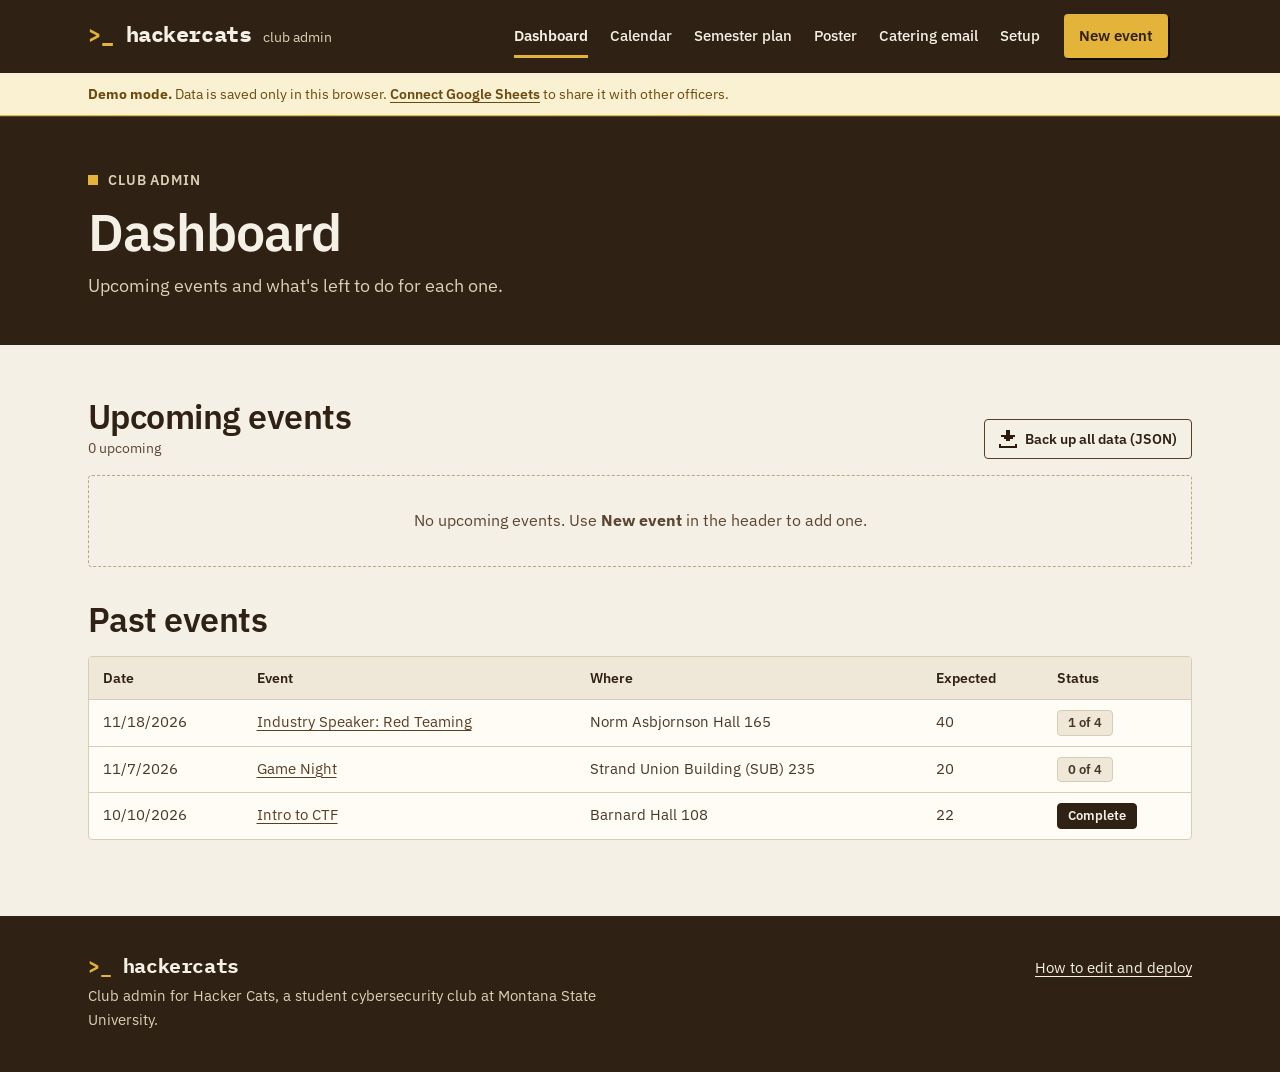
<file: index.html>
<!doctype html>
<html lang="en">
<head>
  <meta charset="utf-8">
  <meta name="viewport" content="width=device-width, initial-scale=1">
  <title>Dashboard · hackercats club admin</title>
  <link rel="icon" href="assets/icons/cat.svg">
  <link rel="stylesheet" href="css/app.css">
</head>
<body>
  <main id="main" tabindex="-1">
    <div class="page-head">
      <div class="wrap">
        <p class="eyebrow">Club admin</p>
        <h1>Dashboard</h1>
        <p class="lede">Upcoming events and what's left to do for each one.</p>
      </div>
    </div>
    <div class="wrap page" id="content"><p class="muted">Loading…</p></div>
  </main>

  <script src="config.js"></script>
  <script src="js/demo-seed.js"></script>
  <script src="js/icon-grids.js"></script>
  <script src="js/store.js"></script>
  <script src="js/common.js"></script>
  <script src="js/calendar.js"></script>
  <script src="js/dashboard.js"></script>
</body>
</html>
</file>
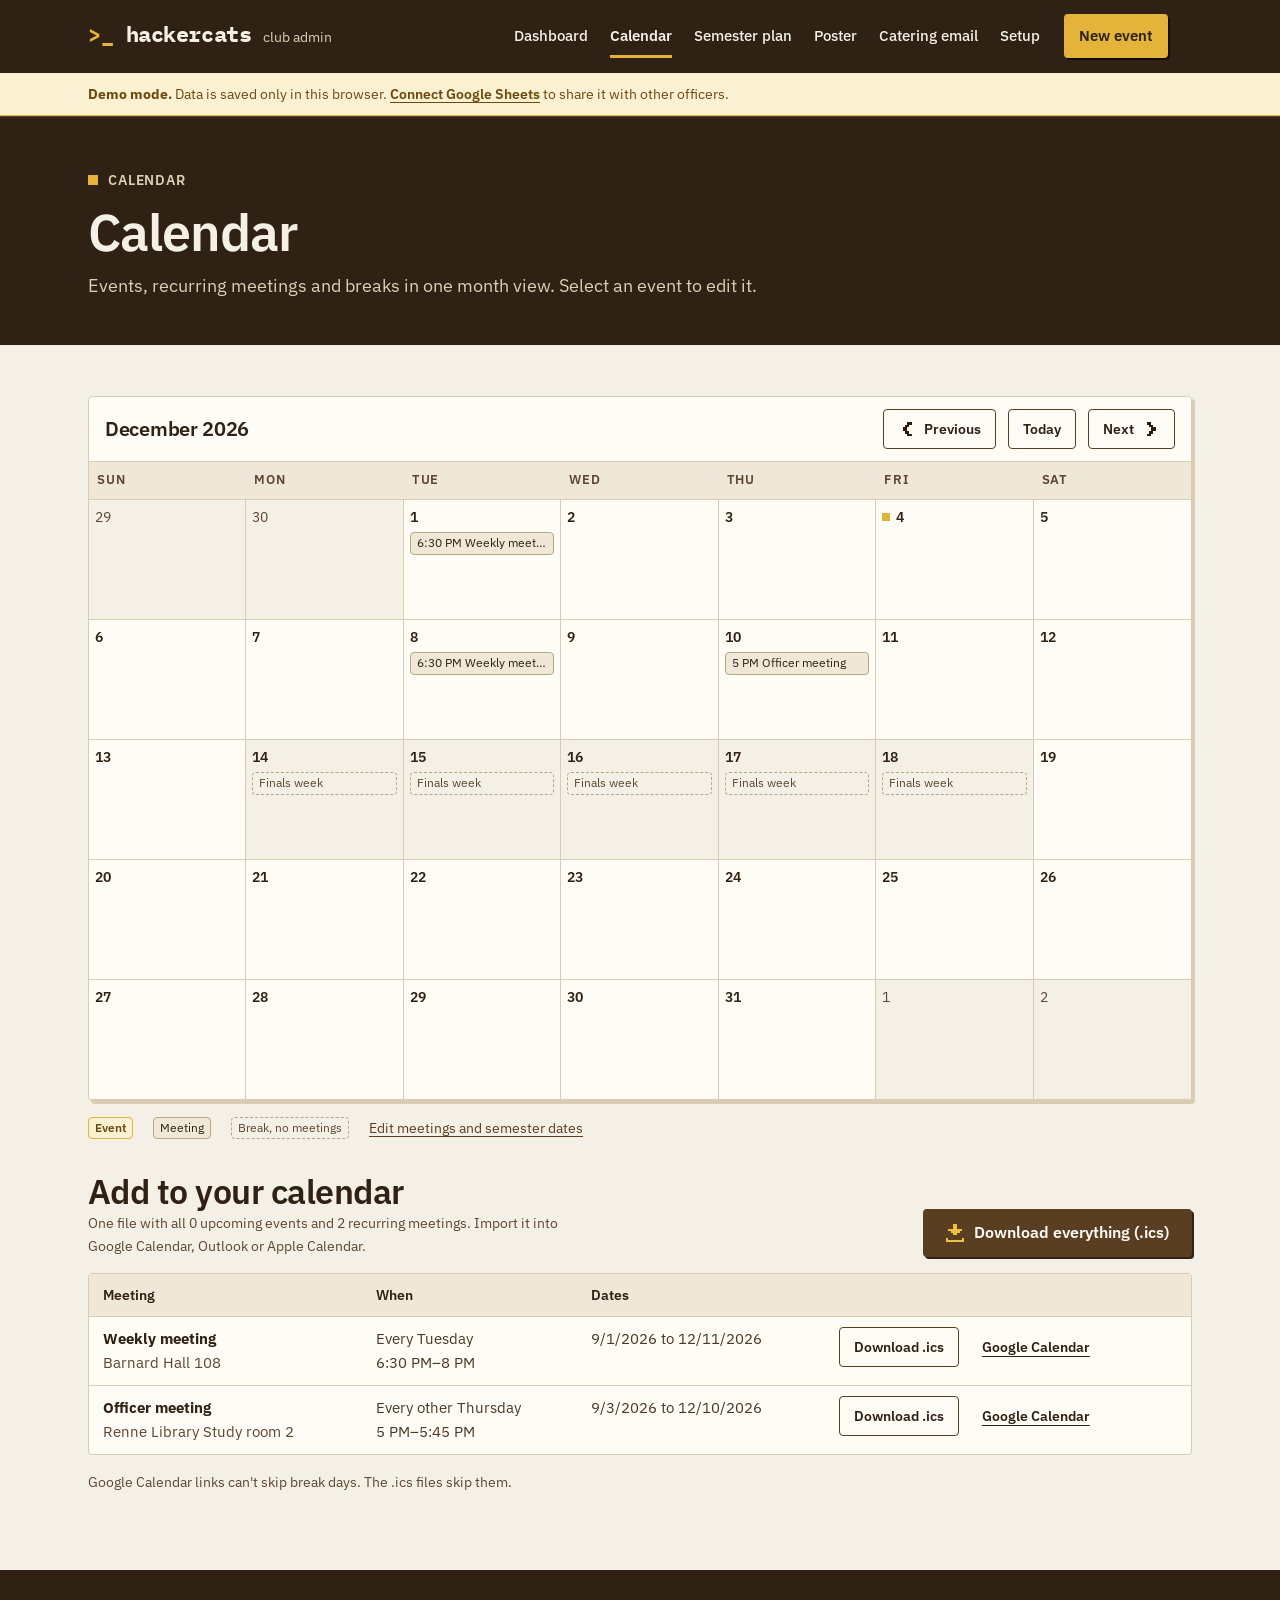
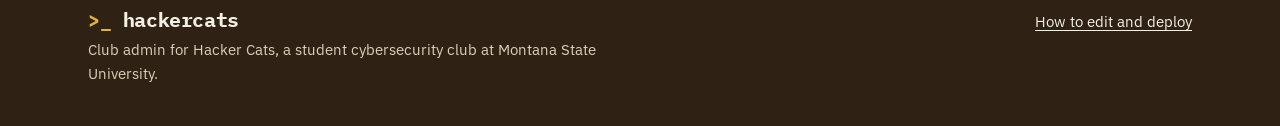
<file: calendar.html>
<!doctype html>
<html lang="en">
<head>
  <meta charset="utf-8">
  <meta name="viewport" content="width=device-width, initial-scale=1">
  <title>Calendar · hackercats club admin</title>
  <link rel="icon" href="assets/icons/cat.svg">
  <link rel="stylesheet" href="css/app.css">
</head>
<body>
  <main id="main" tabindex="-1">
    <div class="page-head">
      <div class="wrap">
        <p class="eyebrow">Calendar</p>
        <h1>Calendar</h1>
        <p class="lede">Events, recurring meetings and breaks in one month view. Select an event to edit it.</p>
      </div>
    </div>
    <div class="wrap page" id="content"><p class="muted">Loading…</p></div>
  </main>

  <script src="config.js"></script>
  <script src="js/demo-seed.js"></script>
  <script src="js/icon-grids.js"></script>
  <script src="js/store.js"></script>
  <script src="js/common.js"></script>
  <script src="js/calendar.js"></script>
  <script src="js/calendar-page.js"></script>
</body>
</html>
</file>
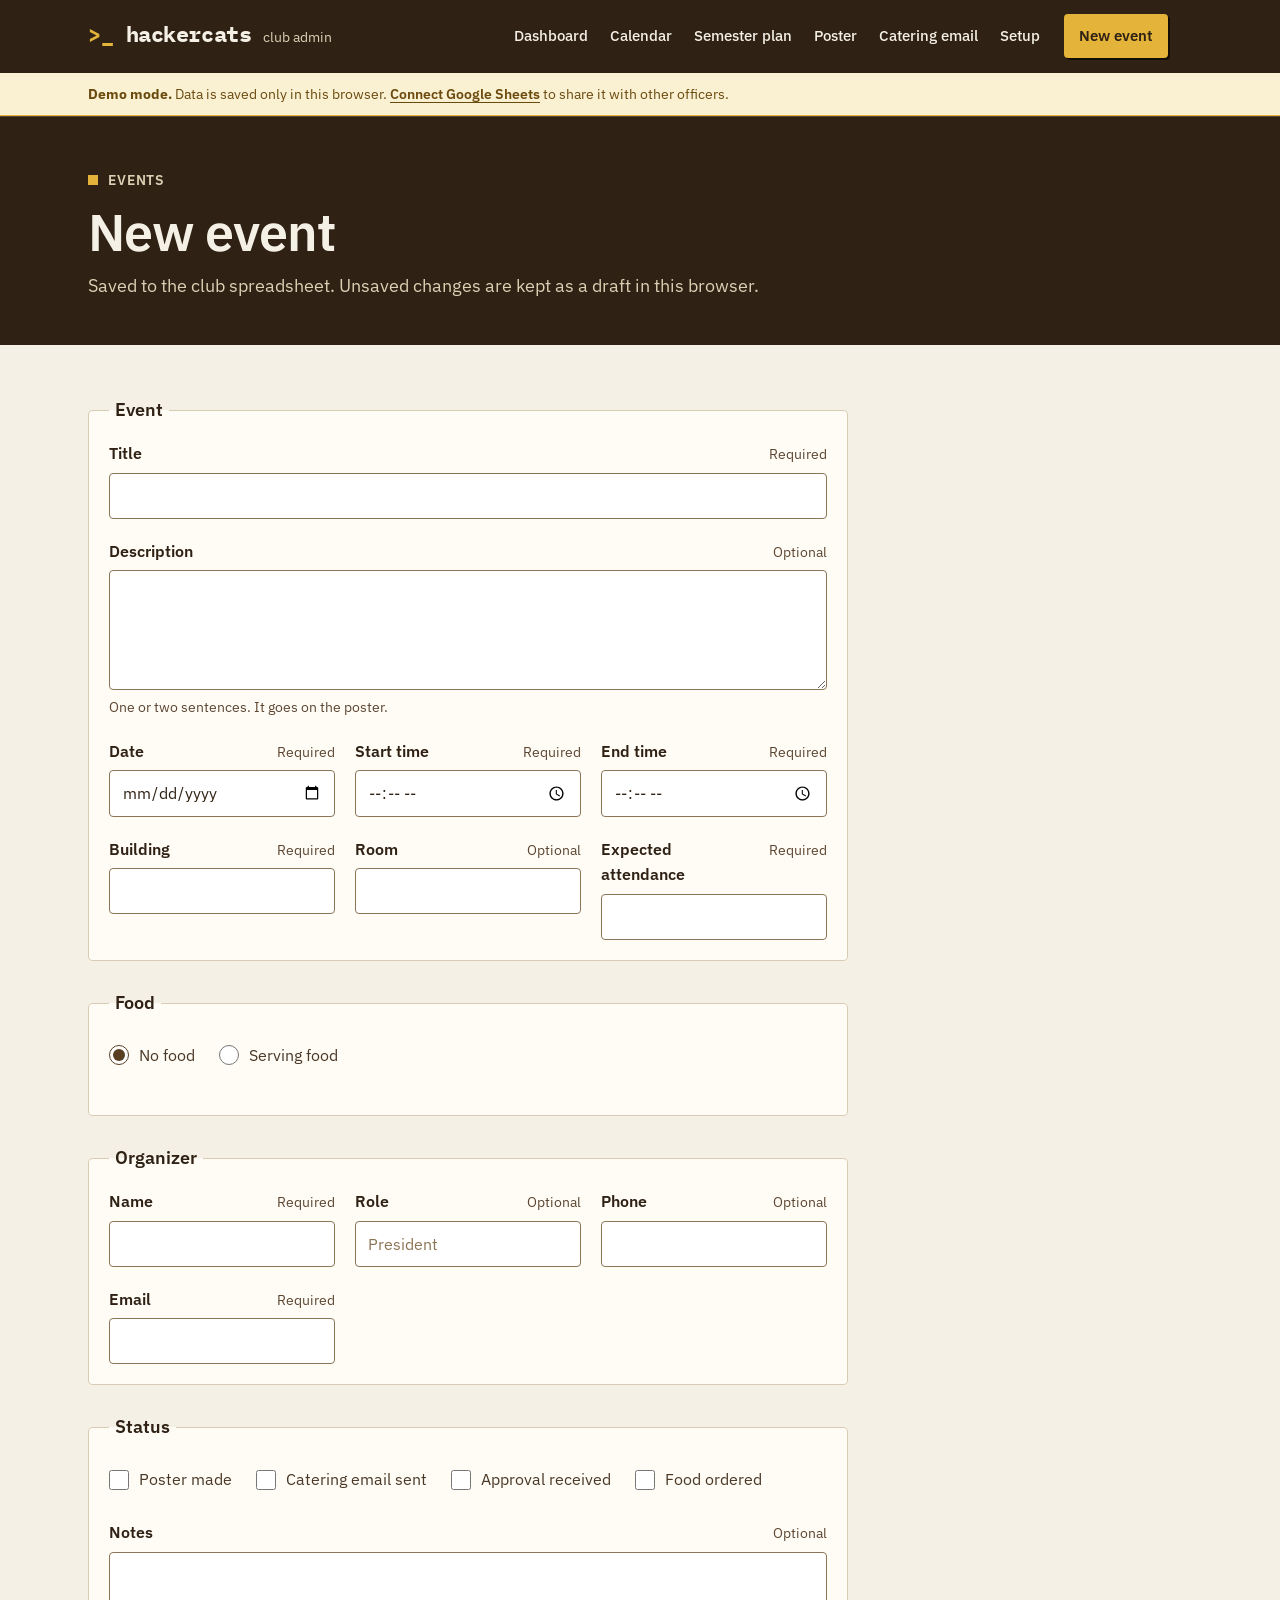
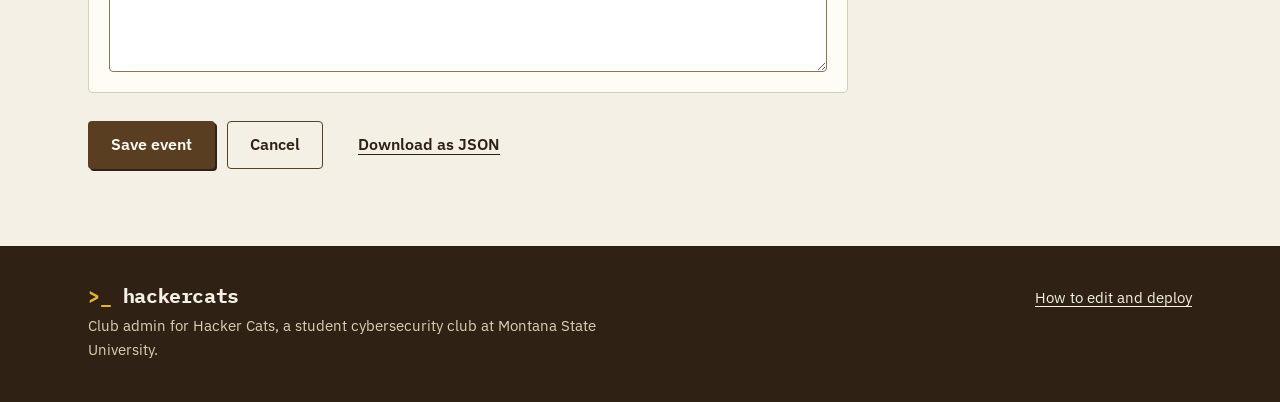
<file: event.html>
<!doctype html>
<html lang="en">
<head>
  <meta charset="utf-8">
  <meta name="viewport" content="width=device-width, initial-scale=1">
  <title>Event · hackercats club admin</title>
  <link rel="icon" href="assets/icons/cat.svg">
  <link rel="stylesheet" href="css/app.css">
</head>
<body>
  <main id="main" tabindex="-1">
    <div class="page-head">
      <div class="wrap">
        <p class="eyebrow">Events</p>
        <h1 id="page-title">New event</h1>
        <p class="lede">Saved to the club spreadsheet. Unsaved changes are kept as a draft in this browser.</p>
      </div>
    </div>
    <div class="wrap page" id="content"><p class="muted">Loading…</p></div>
  </main>

  <template id="form-template">
    <div id="draft-note"></div>
    <form id="event-form" class="form" novalidate>
      <div id="error-summary"></div>
      <fieldset>
        <legend>Event</legend>
        <div class="form-grid">
          <div class="field span-all">
            <div class="field__top"><label for="f-title">Title</label><span class="field__hint">Required</span></div>
            <input id="f-title" name="title" type="text" aria-describedby="f-title-note" required>
            <p class="field__note" id="f-title-note" hidden></p>
          </div>
          <div class="field span-all">
            <div class="field__top"><label for="f-description">Description</label><span class="field__hint">Optional</span></div>
            <textarea id="f-description" name="description" rows="3" aria-describedby="f-description-note"></textarea>
            <p class="field__note" id="f-description-note">One or two sentences. It goes on the poster.</p>
          </div>
          <div class="field">
            <div class="field__top"><label for="f-date">Date</label><span class="field__hint">Required</span></div>
            <input id="f-date" name="date" type="date" aria-describedby="f-date-note" required>
            <p class="field__note" id="f-date-note" hidden></p>
          </div>
          <div class="field">
            <div class="field__top"><label for="f-startTime">Start time</label><span class="field__hint">Required</span></div>
            <input id="f-startTime" name="startTime" type="time" aria-describedby="f-startTime-note" required>
            <p class="field__note" id="f-startTime-note" hidden></p>
          </div>
          <div class="field">
            <div class="field__top"><label for="f-endTime">End time</label><span class="field__hint">Required</span></div>
            <input id="f-endTime" name="endTime" type="time" aria-describedby="f-endTime-note" required>
            <p class="field__note" id="f-endTime-note" hidden></p>
          </div>
          <div class="field">
            <div class="field__top"><label for="f-building">Building</label><span class="field__hint">Required</span></div>
            <input id="f-building" name="building" type="text" aria-describedby="f-building-note" list="buildings" required>
            <p class="field__note" id="f-building-note" hidden></p>
          </div>
          <div class="field">
            <div class="field__top"><label for="f-room">Room</label><span class="field__hint">Optional</span></div>
            <input id="f-room" name="room" type="text" aria-describedby="f-room-note">
            <p class="field__note" id="f-room-note" hidden></p>
          </div>
          <div class="field">
            <div class="field__top"><label for="f-attendance">Expected attendance</label><span class="field__hint">Required</span></div>
            <input id="f-attendance" name="attendance" type="number" aria-describedby="f-attendance-note" min="1" inputmode="numeric" required>
            <p class="field__note" id="f-attendance-note" hidden></p>
          </div>
        </div>
        <datalist id="buildings"></datalist>
      </fieldset>

      <fieldset>
        <legend>Food</legend>
        <div class="choices" role="radiogroup" aria-label="Food">
          <label class="check"><input type="radio" name="hasFood" value="no" checked> No food</label>
          <label class="check"><input type="radio" name="hasFood" value="yes"> Serving food</label>
        </div>
        <div id="vendor-field">
          <div class="field">
            <div class="field__top"><label for="f-vendor">Vendor</label><span class="field__hint">Required</span></div>
            <input id="f-vendor" name="vendor" type="text" aria-describedby="f-vendor-note" placeholder="Pizza Campania, Firehouse Subs…">
            <p class="field__note" id="f-vendor-note" hidden></p>
          </div>
        </div>
        <div id="rules" class="stack" style="gap: 12px"></div>
      </fieldset>

      <fieldset>
        <legend>Organizer</legend>
        <div class="form-grid">
          <div class="field">
            <div class="field__top"><label for="f-organizerName">Name</label><span class="field__hint">Required</span></div>
            <input id="f-organizerName" name="organizerName" type="text" aria-describedby="f-organizerName-note" autocomplete="name" required>
            <p class="field__note" id="f-organizerName-note" hidden></p>
          </div>
          <div class="field">
            <div class="field__top"><label for="f-organizerRole">Role</label><span class="field__hint">Optional</span></div>
            <input id="f-organizerRole" name="organizerRole" type="text" aria-describedby="f-organizerRole-note" placeholder="President">
            <p class="field__note" id="f-organizerRole-note" hidden></p>
          </div>
          <div class="field">
            <div class="field__top"><label for="f-organizerPhone">Phone</label><span class="field__hint">Optional</span></div>
            <input id="f-organizerPhone" name="organizerPhone" type="tel" aria-describedby="f-organizerPhone-note" autocomplete="tel">
            <p class="field__note" id="f-organizerPhone-note" hidden></p>
          </div>
          <div class="field">
            <div class="field__top"><label for="f-organizerEmail">Email</label><span class="field__hint">Required</span></div>
            <input id="f-organizerEmail" name="organizerEmail" type="email" aria-describedby="f-organizerEmail-note" autocomplete="email" required>
            <p class="field__note" id="f-organizerEmail-note" hidden></p>
          </div>
        </div>
      </fieldset>

      <fieldset>
        <legend>Status</legend>
        <div class="choices">
          <label class="check"><input type="checkbox" name="posterMade"> Poster made</label>
          <label class="check"><input type="checkbox" name="frorSent"> Catering email sent</label>
          <label class="check"><input type="checkbox" name="approvalReceived"> Approval received</label>
          <label class="check"><input type="checkbox" name="foodOrdered"> Food ordered</label>
        </div>
          <div class="field">
            <div class="field__top"><label for="f-notes">Notes</label><span class="field__hint">Optional</span></div>
            <textarea id="f-notes" name="notes" rows="2" aria-describedby="f-notes-note"></textarea>
            <p class="field__note" id="f-notes-note" hidden></p>
          </div>
      </fieldset>

      <div class="row">
        <button class="btn" type="submit">Save event</button>
        <a class="btn btn--secondary" href="index.html">Cancel</a>
        <button class="btn btn--ghost" type="button" id="download-json">Download as JSON</button>
        <button class="btn btn--danger hidden" type="button" id="delete" style="margin-left: auto">Delete event</button>
      </div>
    </form>
  </template>

  <script src="config.js"></script>
  <script src="js/demo-seed.js"></script>
  <script src="js/icon-grids.js"></script>
  <script src="js/store.js"></script>
  <script src="js/common.js"></script>
  <script src="js/calendar.js"></script>
  <script src="js/event-form.js"></script>
</body>
</html>
</file>
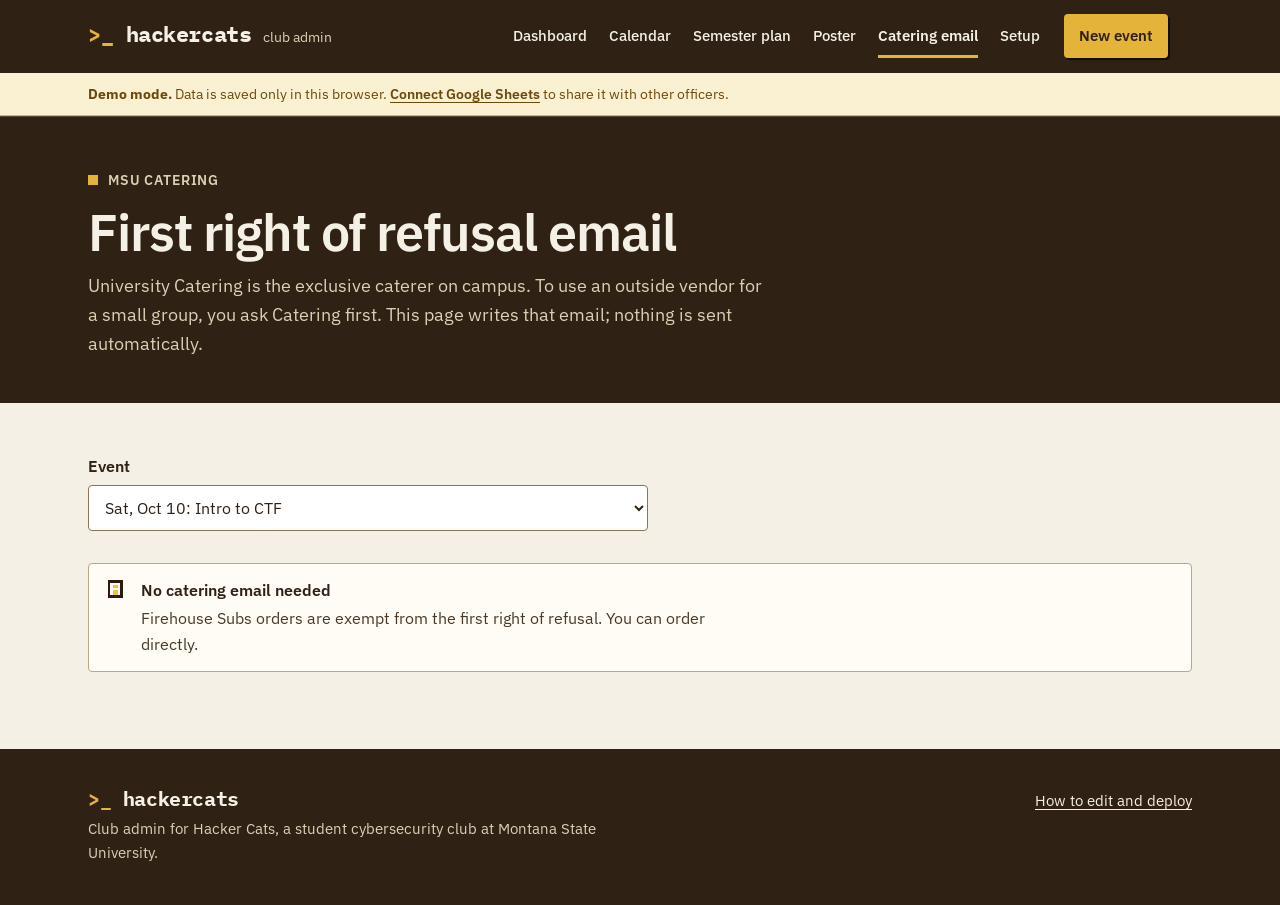
<file: fror.html>
<!doctype html>
<html lang="en">
<head>
  <meta charset="utf-8">
  <meta name="viewport" content="width=device-width, initial-scale=1">
  <title>Catering email · hackercats club admin</title>
  <link rel="icon" href="assets/icons/cat.svg">
  <link rel="stylesheet" href="css/app.css">
</head>
<body>
  <main id="main" tabindex="-1">
    <div class="page-head">
      <div class="wrap">
        <p class="eyebrow">MSU catering</p>
        <h1>First right of refusal email</h1>
        <p class="lede">University Catering is the exclusive caterer on campus. To use an outside vendor for a small group, you ask Catering first. This page writes that email; nothing is sent automatically.</p>
      </div>
    </div>
    <div class="wrap page" id="content"><p class="muted">Loading…</p></div>
  </main>

  <script src="config.js"></script>
  <script src="js/demo-seed.js"></script>
  <script src="js/icon-grids.js"></script>
  <script src="js/store.js"></script>
  <script src="js/common.js"></script>
  <script src="js/fror.js"></script>
</body>
</html>
</file>
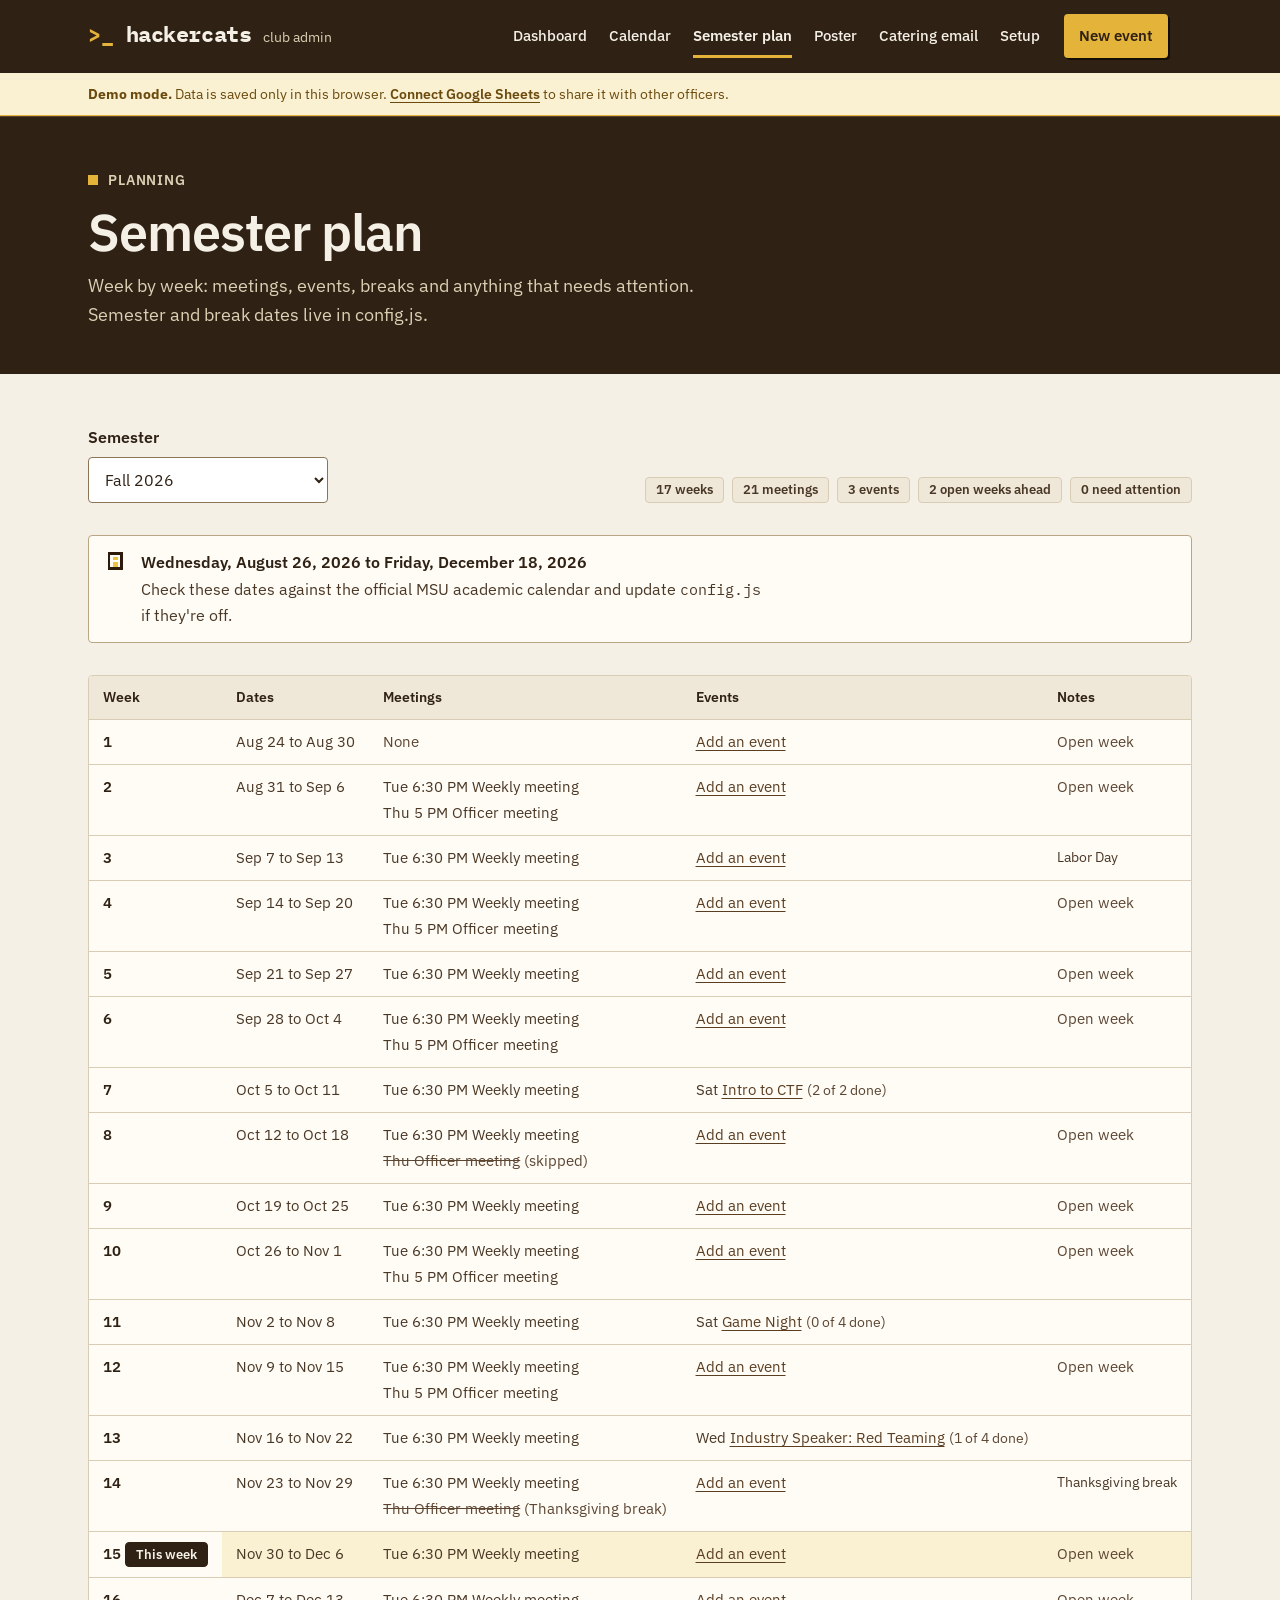
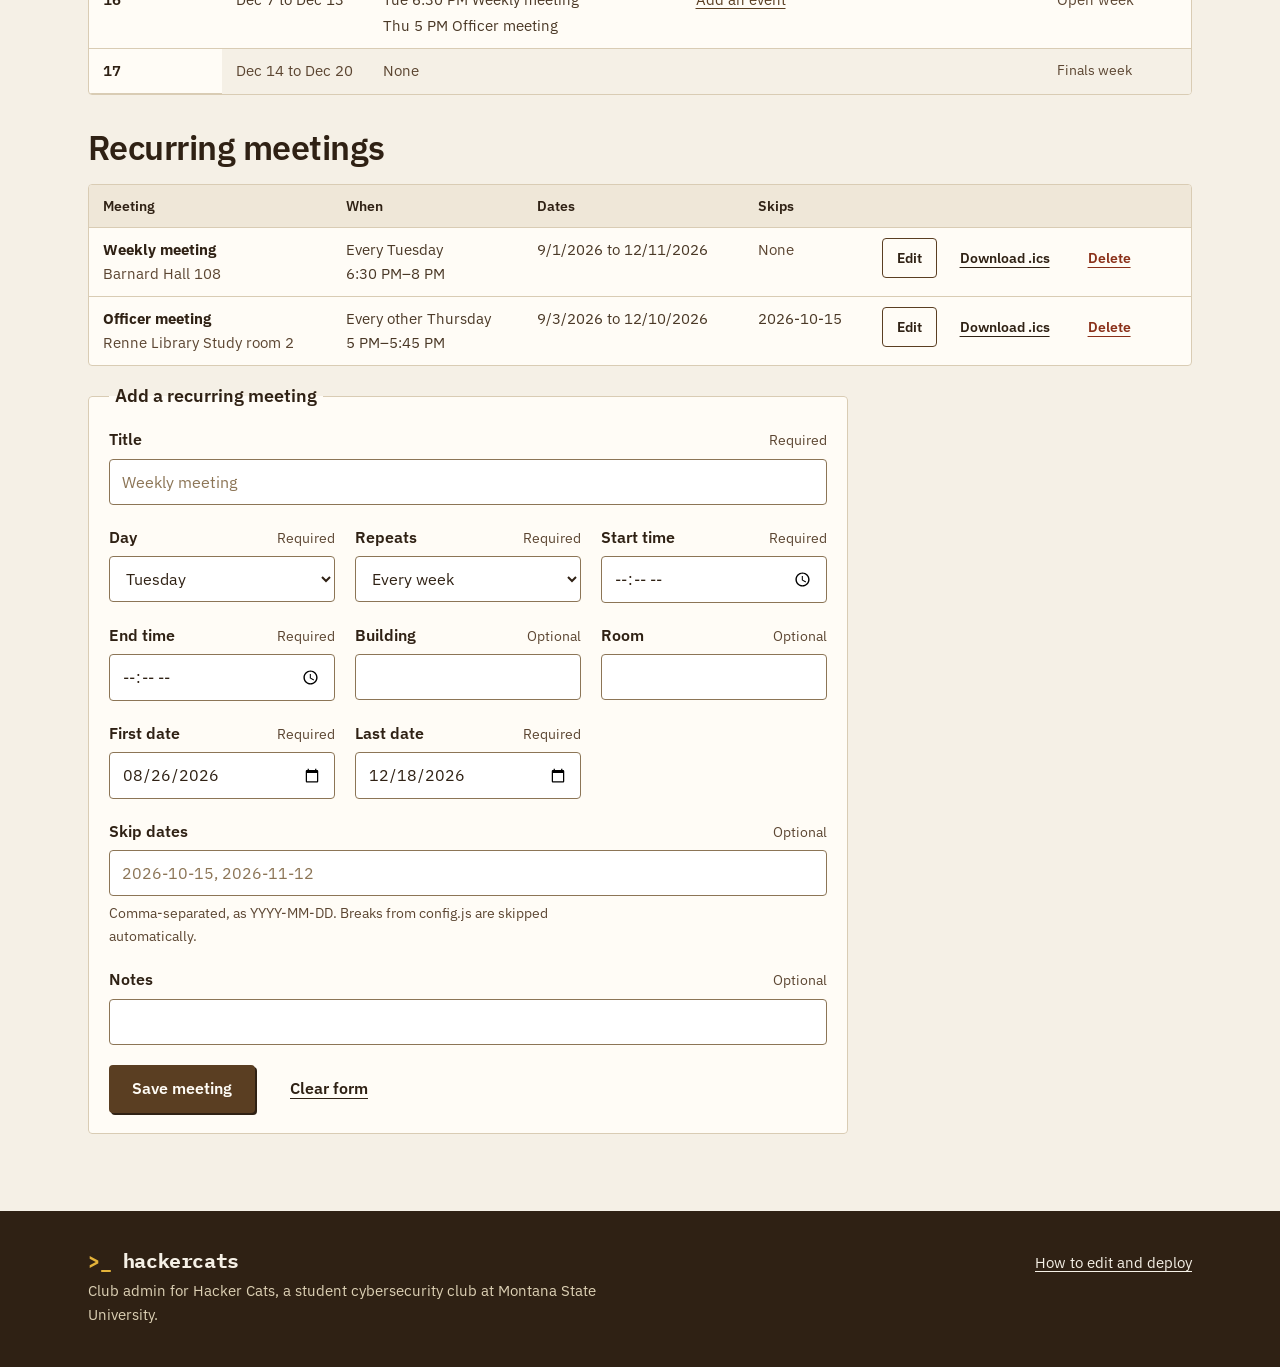
<file: plan.html>
<!doctype html>
<html lang="en">
<head>
  <meta charset="utf-8">
  <meta name="viewport" content="width=device-width, initial-scale=1">
  <title>Semester plan · hackercats club admin</title>
  <link rel="icon" href="assets/icons/cat.svg">
  <link rel="stylesheet" href="css/app.css">
</head>
<body>
  <main id="main" tabindex="-1">
    <div class="page-head">
      <div class="wrap">
        <p class="eyebrow">Planning</p>
        <h1>Semester plan</h1>
        <p class="lede">Week by week: meetings, events, breaks and anything that needs attention. Semester and break dates live in config.js.</p>
      </div>
    </div>
    <div class="wrap page" id="content"><p class="muted">Loading…</p></div>
  </main>

  <template id="meeting-form-template">
    <form id="meeting-form" class="stack" style="gap: 20px" novalidate>
      <div id="meeting-errors"></div>
      <input type="hidden" name="id">
      <div class="form-grid">
          <div class="field span-all">
            <div class="field__top"><label for="m-title">Title</label><span class="field__hint">Required</span></div>
            <input id="m-title" name="title" type="text" aria-describedby="m-title-note" placeholder="Weekly meeting">
            <p class="field__note" id="m-title-note" hidden></p>
          </div>
          <div class="field">
            <div class="field__top"><label for="m-weekday">Day</label><span class="field__hint">Required</span></div>
            <select id="m-weekday" name="weekday" aria-describedby="m-weekday-note"></select>
            <p class="field__note" id="m-weekday-note" hidden></p>
          </div>
          <div class="field">
            <div class="field__top"><label for="m-frequency">Repeats</label><span class="field__hint">Required</span></div>
            <select id="m-frequency" name="frequency" aria-describedby="m-frequency-note"><option value="weekly">Every week</option><option value="biweekly">Every other week</option></select>
            <p class="field__note" id="m-frequency-note" hidden></p>
          </div>
          <div class="field">
            <div class="field__top"><label for="m-startTime">Start time</label><span class="field__hint">Required</span></div>
            <input id="m-startTime" name="startTime" type="time" aria-describedby="m-startTime-note">
            <p class="field__note" id="m-startTime-note" hidden></p>
          </div>
          <div class="field">
            <div class="field__top"><label for="m-endTime">End time</label><span class="field__hint">Required</span></div>
            <input id="m-endTime" name="endTime" type="time" aria-describedby="m-endTime-note">
            <p class="field__note" id="m-endTime-note" hidden></p>
          </div>
          <div class="field">
            <div class="field__top"><label for="m-building">Building</label><span class="field__hint">Optional</span></div>
            <input id="m-building" name="building" type="text" aria-describedby="m-building-note" list="buildings">
            <p class="field__note" id="m-building-note" hidden></p>
          </div>
          <div class="field">
            <div class="field__top"><label for="m-room">Room</label><span class="field__hint">Optional</span></div>
            <input id="m-room" name="room" type="text" aria-describedby="m-room-note">
            <p class="field__note" id="m-room-note" hidden></p>
          </div>
          <div class="field">
            <div class="field__top"><label for="m-firstDate">First date</label><span class="field__hint">Required</span></div>
            <input id="m-firstDate" name="firstDate" type="date" aria-describedby="m-firstDate-note">
            <p class="field__note" id="m-firstDate-note" hidden></p>
          </div>
          <div class="field">
            <div class="field__top"><label for="m-lastDate">Last date</label><span class="field__hint">Required</span></div>
            <input id="m-lastDate" name="lastDate" type="date" aria-describedby="m-lastDate-note">
            <p class="field__note" id="m-lastDate-note" hidden></p>
          </div>
          <div class="field span-all">
            <div class="field__top"><label for="m-skipDates">Skip dates</label><span class="field__hint">Optional</span></div>
            <input id="m-skipDates" name="skipDates" type="text" aria-describedby="m-skipDates-note" placeholder="2026-10-15, 2026-11-12">
            <p class="field__note" id="m-skipDates-note">Comma-separated, as YYYY-MM-DD. Breaks from config.js are skipped automatically.</p>
          </div>
          <div class="field span-all">
            <div class="field__top"><label for="m-notes">Notes</label><span class="field__hint">Optional</span></div>
            <input id="m-notes" name="notes" type="text" aria-describedby="m-notes-note">
            <p class="field__note" id="m-notes-note" hidden></p>
          </div>
      </div>
      <datalist id="buildings"></datalist>
      <div class="row">
        <button class="btn" type="submit">Save meeting</button>
        <button class="btn btn--ghost" type="button" id="meeting-cancel">Clear form</button>
      </div>
    </form>
  </template>

  <script src="config.js"></script>
  <script src="js/demo-seed.js"></script>
  <script src="js/icon-grids.js"></script>
  <script src="js/store.js"></script>
  <script src="js/common.js"></script>
  <script src="js/calendar.js"></script>
  <script src="js/plan.js"></script>
</body>
</html>
</file>
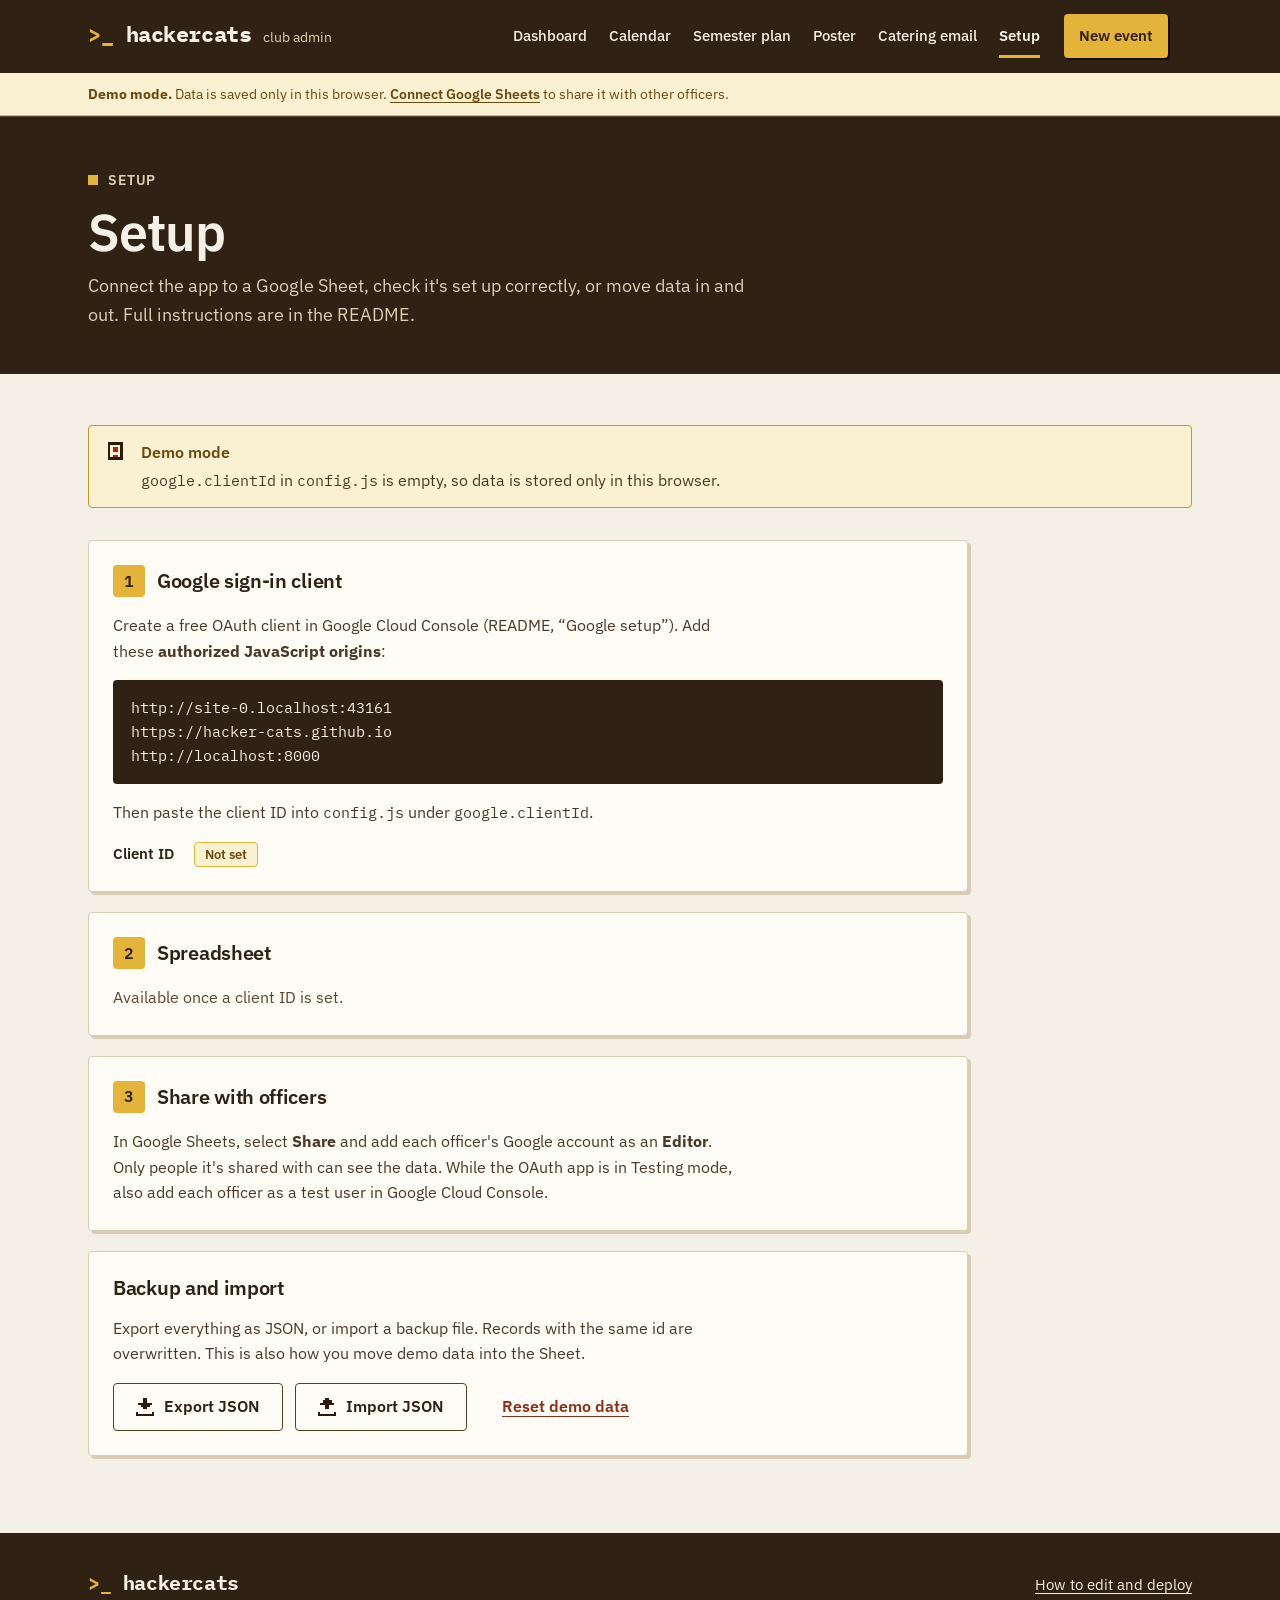
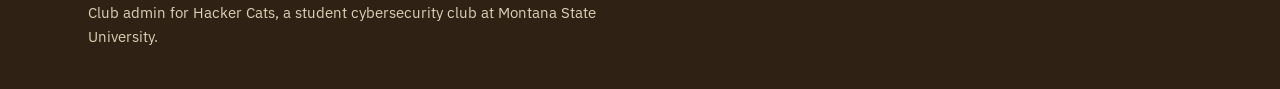
<file: setup.html>
<!doctype html>
<html lang="en">
<head>
  <meta charset="utf-8">
  <meta name="viewport" content="width=device-width, initial-scale=1">
  <title>Setup · hackercats club admin</title>
  <link rel="icon" href="assets/icons/cat.svg">
  <link rel="stylesheet" href="css/app.css">
</head>
<body>
  <main id="main" tabindex="-1">
    <div class="page-head">
      <div class="wrap">
        <p class="eyebrow">Setup</p>
        <h1>Setup</h1>
        <p class="lede">Connect the app to a Google Sheet, check it's set up correctly, or move data in and out. Full instructions are in the README.</p>
      </div>
    </div>
    <div class="wrap page" id="content"><p class="muted">Loading…</p></div>
  </main>

  <script src="config.js"></script>
  <script src="js/demo-seed.js"></script>
  <script src="js/icon-grids.js"></script>
  <script src="js/store.js"></script>
  <script src="js/common.js"></script>
  <script src="js/setup.js"></script>
</body>
</html>
</file>
<file: css/app.css>
/*
 * App styles: the Hacker Cats design kit's **Web** expression
 * (design-kit/readme.md → "WEB foundations", design-kit/COMPONENTS.md).
 * Style with --web-* tokens only (css/tokens/web.css); don't invent new colours.
 *
 * Quick rules:
 *   - Paper ground, ink header/footer. Brown = primary action.
 *   - Yellow = highlight only (markers, underlines, focus ring) — plus the one
 *     CTA button that sits on the ink header. Never yellow text on paper.
 *   - Green = something live right now. Not "done", not navigation.
 *   - 4px corners; hard offset shadows only on cards and primary buttons.
 *   - Hover darkens or adds a frame. One primary button per view.
 *
 * (Posters are print, so they use the Field Manual look in css/posters.css.)
 */
@import "./tokens/fonts.css";
@import "./tokens/colors.css";      /* Field Manual palette; used by pixel icons */
@import "./tokens/web.css";
@import "./tokens/base.css";

h1, h2, h3 { color: var(--web-ink); font-weight: 600; margin: 0; text-wrap: balance; }
h2 { font-size: var(--web-size-h2); line-height: 1.2; letter-spacing: -0.015em; }
h3 { font-size: var(--web-size-h3); line-height: 1.3; }
p { margin: 0; max-width: var(--web-measure); }
code, kbd, pre, .mono { font-family: var(--web-font-mono); font-size: 0.92em; }
.muted { color: var(--web-muted); }
.small { font-size: var(--web-size-small); }
.hidden { display: none !important; }
#draft-note:empty, #error-summary:empty, #meeting-errors:empty, #made-row:empty { display: none; }
.sr-only { position: absolute; width: 1px; height: 1px; overflow: hidden; clip: rect(0 0 0 0); white-space: nowrap; }

/* ---------- layout ---------- */
.wrap { max-width: var(--web-page-max); margin: 0 auto; padding-left: var(--web-pad-x); padding-right: var(--web-pad-x); }
.page { padding-top: clamp(32px, 4vw, 56px); padding-bottom: var(--web-section-y); display: flex; flex-direction: column; gap: 32px; }
.stack { display: flex; flex-direction: column; gap: 16px; }
.row { display: flex; flex-wrap: wrap; gap: 12px; align-items: center; }
.row--between { justify-content: space-between; }
.grid { display: grid; gap: 20px; grid-template-columns: repeat(auto-fit, minmax(min(100%, 340px), 1fr)); }
.section-head { display: flex; justify-content: space-between; align-items: flex-end; gap: 12px 16px; flex-wrap: wrap; }
.section-head p { font-size: var(--web-size-small); color: var(--web-muted); }

/* ---------- skip link ---------- */
.skip {
  position: absolute; left: -9999px; top: 12px; z-index: 20;
  background: var(--web-ink); color: var(--web-on-ink); padding: 10px 16px;
  border-radius: var(--web-radius); font-weight: 600; text-decoration: none;
}
.skip:focus { left: 12px; outline: 3px solid var(--web-yellow); color: var(--web-on-ink); }

/* ---------- header (ink chrome) ---------- */
.site-header { background: var(--web-ink); border-bottom: 1px solid var(--web-ink); }
.site-header__inner {
  display: flex; align-items: center; justify-content: space-between; gap: 12px 32px; flex-wrap: wrap;
  padding-top: 14px; padding-bottom: 14px;
}
.brand { display: inline-flex; align-items: baseline; gap: 12px; text-decoration: none; padding: 8px 0; border-radius: var(--web-radius); }
.wordmark { font-family: var(--web-font-mono); font-weight: 700; font-size: 22px; letter-spacing: -0.02em; line-height: 1; color: var(--web-on-ink); }
.wordmark .prompt { color: var(--web-yellow); }
.brand__sub { font-size: var(--web-size-small); color: var(--web-on-ink-muted); }
.site-nav { display: flex; align-items: center; gap: 8px 24px; flex-wrap: wrap; }
.site-nav ul { list-style: none; margin: 0; padding: 0; display: flex; flex-wrap: wrap; gap: 4px 22px; }
.site-nav a {
  display: inline-flex; align-items: center; min-height: var(--web-hit); padding: 10px 0 7px;
  border-bottom: 3px solid transparent; color: var(--web-on-ink); text-decoration: none; font-size: 15px; font-weight: 500;
}
.site-nav a:hover { border-bottom-color: var(--web-control); color: var(--web-on-ink); }
.site-nav a[aria-current="page"] { border-bottom-color: var(--web-yellow); font-weight: 600; }
/* The CTA in the nav is a button, not a nav link: undo the link styles above. */
.site-nav a.btn { color: var(--fg); padding: 0 14px; min-height: var(--web-hit); border: 1.5px solid var(--border); font-weight: 600; font-size: 15px; }
.site-nav a.btn:hover { color: var(--fg); border-color: var(--border); }
.site-header :focus-visible, .page-head :focus-visible, .site-footer :focus-visible, .on-ink :focus-visible { outline-color: var(--web-yellow); }
.auth { display: flex; gap: 10px; align-items: center; font-size: var(--web-size-small); color: var(--web-on-ink-muted); }

/* ---------- page header (ink band) ---------- */
.page-head { background: var(--web-ink); border-top: 1px solid var(--web-ink-rule); }
.page-head .wrap { padding-top: clamp(32px, 4vw, 56px); padding-bottom: clamp(28px, 3.5vw, 44px); display: flex; flex-direction: column; gap: 12px; }
.page-head h1 { font-size: var(--web-size-h1); line-height: 1.1; letter-spacing: -0.02em; color: var(--web-on-ink); }
.page-head .lede { font-size: var(--web-size-lead); color: var(--web-on-ink-muted); max-width: 62ch; }
.eyebrow {
  display: flex; align-items: center; gap: 10px; margin: 0;
  font-size: 14px; font-weight: 600; letter-spacing: 0.06em; text-transform: uppercase; color: var(--web-muted);
}
.eyebrow::before { content: ""; width: 10px; height: 10px; background: var(--web-yellow); flex: none; }
.page-head .eyebrow { color: var(--web-on-ink-muted); }

/* ---------- demo-mode band ---------- */
.notice-band { background: var(--web-yellow-tint); border-bottom: 1px solid var(--web-yellow); color: var(--web-yellow-text); font-size: var(--web-size-small); }
.notice-band .wrap { padding-top: 10px; padding-bottom: 10px; }
.notice-band a { color: var(--web-yellow-text); font-weight: 600; }

/* ---------- footer ---------- */
.site-footer { background: var(--web-ink); color: var(--web-on-ink); margin-top: auto; }
.site-footer .wrap { padding-top: 40px; padding-bottom: 40px; display: flex; justify-content: space-between; gap: 24px 48px; flex-wrap: wrap; }
.site-footer p { font-size: 15px; color: var(--web-on-ink-muted); }
.site-footer .wordmark { font-size: 20px; display: block; margin-bottom: 8px; }
.site-footer a { color: var(--web-on-ink); }
body { display: flex; flex-direction: column; min-height: 100vh; }
main { flex: 1; outline: none; }

/* ---------- buttons ---------- */
.btn {
  --bg: var(--web-brown); --bg-hover: var(--web-brown-hover); --fg: var(--web-surface); --border: transparent; --shadow: var(--web-shadow-button);
  display: inline-flex; align-items: center; justify-content: center; gap: 10px;
  min-height: 48px; padding: 0 22px;
  font: 600 16px/1.2 var(--web-font);
  color: var(--fg); background: var(--bg);
  border: 1.5px solid var(--border); border-radius: var(--web-radius);
  box-shadow: var(--shadow);
  text-decoration: none; cursor: pointer;
  transition: background 120ms var(--web-ease);
}
.btn:hover { background: var(--bg-hover); color: var(--fg); }
.btn--signal { --bg: var(--web-yellow); --bg-hover: #EBC155; --fg: var(--web-ink); --shadow: 2px 2px 0 #140D06; } /* only on ink surfaces */
.btn--secondary { --bg: transparent; --bg-hover: var(--web-sunk); --fg: var(--web-ink); --border: var(--web-brown); --shadow: none; }
.btn--on-ink { --bg: transparent; --bg-hover: #3E2D1C; --fg: var(--web-on-ink); --border: var(--web-on-ink-muted); --shadow: none; } /* secondary, on ink */
.btn--ghost { --bg: transparent; --bg-hover: var(--web-sunk); --fg: var(--web-ink); --shadow: none; text-decoration: underline; text-underline-offset: 4px; }
.btn--danger { --bg: var(--web-red); --bg-hover: #86311C; --fg: #FFFCF6; }
.btn--sm { min-height: 40px; padding: 0 14px; font-size: 14px; gap: 8px; }
.btn[disabled], .btn[aria-disabled="true"] {
  --bg: var(--web-sunk); --bg-hover: var(--web-sunk); --fg: var(--web-muted); --shadow: none;
  border: 1.5px dashed var(--web-line-strong); cursor: not-allowed;
}
.btn svg { flex: none; }
/* <label class="btn"> wrapping a hidden file input */
.btn:has(input[type="file"]:focus-visible) { outline: var(--web-focus-outline); outline-offset: 2px; }

/* ---------- cards ---------- */
.card {
  background: var(--web-surface); border: 1px solid var(--web-line); border-radius: var(--web-radius);
  box-shadow: var(--web-shadow-card); padding: 24px; display: flex; flex-direction: column; gap: 16px; min-width: 0;
}
.card--flat { box-shadow: none; }
.card--ink { background: var(--web-ink); border-color: var(--web-ink); color: var(--web-on-ink); box-shadow: none; }
.card__head { display: flex; justify-content: space-between; align-items: baseline; gap: 8px 16px; flex-wrap: wrap; }
.card__head .meta { font-size: var(--web-size-small); color: var(--web-muted); }

/* ---------- badges ---------- */
.badge {
  display: inline-flex; align-items: center; gap: 8px; padding: 2px 10px;
  font: 600 13px/1.5 var(--web-font); white-space: nowrap;
  color: var(--web-text); background: var(--web-sunk); border: 1px solid var(--web-line); border-radius: var(--web-radius);
}
.badge--signal { color: var(--web-yellow-text); background: var(--web-yellow-tint); border-color: var(--web-yellow); }
.badge--danger { color: var(--web-red-text); background: var(--web-red-tint); border-color: var(--web-red); }
.badge--live { color: var(--web-green-text); background: var(--web-green-tint); border-color: var(--web-green); }
.badge--ink { color: var(--web-on-ink); background: var(--web-ink); border-color: var(--web-ink); }

/* ---------- alerts ---------- */
.alert {
  display: grid; grid-template-columns: 24px 1fr; gap: 12px; align-items: start; padding: 14px 16px;
  background: var(--web-surface); border: 1px solid var(--web-line-strong); border-radius: var(--web-radius); color: var(--web-text);
}
.alert svg { margin-top: 2px; }
.alert__title { font-weight: 600; color: var(--web-ink); }
.alert__body { margin-top: 2px; }
.alert--warning { background: var(--web-yellow-tint); border-color: #C9971F; }
.alert--warning .alert__title { color: var(--web-yellow-text); }
.alert--danger { background: var(--web-red-tint); border-color: var(--web-red); }
.alert--danger .alert__title { color: var(--web-red-text); }
.alert--live { background: var(--web-green-tint); border-color: var(--web-green); }
.alert--live .alert__title { color: var(--web-green-text); }

/* ---------- forms ---------- */
.field { display: flex; flex-direction: column; gap: 6px; min-width: 0; }
.field__top { display: flex; justify-content: space-between; align-items: baseline; gap: 12px; }
.field label, .field .label, legend { font-weight: 600; color: var(--web-ink); }
.field__hint { font-size: var(--web-size-small); color: var(--web-muted); font-weight: 400; }
.field__note { font-size: var(--web-size-small); color: var(--web-muted); }
.field__note--error { color: var(--web-red-text); font-weight: 600; }
input:not([type="checkbox"]):not([type="radio"]):not([type="color"]):not([type="file"]),
select, textarea {
  font: 16px/1.4 var(--web-font); color: var(--web-ink);
  background: var(--web-field); border: 1px solid var(--web-control); border-radius: var(--web-radius);
  padding: 10px 12px; min-height: var(--web-control-h); width: 100%;
  transition: box-shadow 120ms var(--web-ease), border-color 120ms var(--web-ease);
}
textarea { line-height: 1.5; resize: vertical; min-height: 120px; }
input::placeholder, textarea::placeholder { color: #8C7556; }
input:focus, select:focus, textarea:focus { outline: none; border-color: var(--web-ink); box-shadow: var(--web-focus-ring); }
[aria-invalid="true"] { border-color: var(--web-red) !important; }
input[readonly] { background: var(--web-sunk); }
input[type="checkbox"], input[type="radio"] { width: 20px; height: 20px; margin: 0; accent-color: var(--web-brown); flex: none; }
input[type="color"] { width: 52px; height: 44px; padding: 3px; border: 1px solid var(--web-control); border-radius: var(--web-radius); background: var(--web-field); cursor: pointer; }
.form { display: flex; flex-direction: column; gap: 28px; max-width: 760px; }
.form-grid { display: grid; gap: 20px; grid-template-columns: repeat(auto-fit, minmax(min(100%, 200px), 1fr)); }
.form-grid .span-all { grid-column: 1 / -1; }
fieldset { margin: 0; min-width: 0; padding: 16px 20px 20px; background: var(--web-surface); border: 1px solid var(--web-line); border-radius: var(--web-radius); display: flex; flex-direction: column; gap: 18px; }
fieldset.quiet { padding: 0; background: none; border: 0; }
legend { padding: 0 6px; font-size: 18px; }
.check { display: inline-flex; align-items: center; gap: 10px; min-height: var(--web-hit); cursor: pointer; color: var(--web-text); }
.choices { display: flex; flex-wrap: wrap; gap: 4px 24px; }

/* Segmented control: buttons with aria-pressed */
.segmented { display: inline-flex; flex-wrap: wrap; gap: 6px; }
.segmented button {
  min-height: 40px; padding: 0 16px; font: 600 15px/1 var(--web-font); cursor: pointer;
  color: var(--web-ink); background: var(--web-surface); border: 1px solid var(--web-line-strong); border-radius: var(--web-radius);
  transition: background 120ms var(--web-ease);
}
.segmented button:hover { background: var(--web-sunk); }
.segmented button[aria-pressed="true"] { color: var(--web-surface); background: var(--web-brown); border-color: var(--web-brown); }

/* ---------- event cards ---------- */
.event-head { display: grid; grid-template-columns: 64px minmax(0, 1fr); gap: 16px 20px; align-items: center; }
.date-block { text-align: center; border-right: 1px solid var(--web-line); padding-right: 16px; }
.date-block .dow { font-size: 13px; font-weight: 600; text-transform: uppercase; letter-spacing: 0.06em; color: var(--web-muted); }
.date-block .day { font-size: 28px; font-weight: 600; line-height: 1.1; color: var(--web-ink); }
.event-head h3 { font-size: 18px; }
.event-head p { font-size: 15px; color: var(--web-muted); margin-top: 2px; }
.details { display: grid; grid-template-columns: auto 1fr; gap: 4px 20px; font-size: 15px; margin: 0; }
.details dt { font-weight: 600; color: var(--web-ink); }
.details dd { margin: 0; }
.status { display: flex; flex-direction: column; gap: 8px; border-top: 1px solid var(--web-line); padding-top: 16px; }
.progress { height: 8px; background: var(--web-sunk); border: 1px solid var(--web-line); border-radius: var(--web-radius); overflow: hidden; }
.progress > div { height: 100%; background: var(--web-brown); }
.checklist { list-style: none; margin: 0; padding: 0; display: grid; gap: 0 16px; grid-template-columns: repeat(auto-fit, minmax(170px, 1fr)); }
.checklist .check { font-size: 15px; }

/* ---------- tables ---------- */
.table-wrap { position: relative; /* clips .sr-only text inside scrolled tables */ overflow-x: auto; background: var(--web-surface); border: 1px solid var(--web-line); border-radius: var(--web-radius); }
table { border-collapse: collapse; width: 100%; font-size: 15px; }
th, td { text-align: left; padding: 10px 14px; border-bottom: 1px solid var(--web-line); vertical-align: top; }
tbody tr:last-child td { border-bottom: 0; }
th { background: var(--web-sunk); color: var(--web-ink); font-weight: 600; font-size: 14px; white-space: nowrap; }
tr.is-break td { background: var(--web-paper); color: var(--web-muted); }
tr.is-now td { background: var(--web-yellow-tint); }

/* ---------- month calendar ---------- */
.cal { background: var(--web-surface); border: 1px solid var(--web-line); border-radius: var(--web-radius); box-shadow: var(--web-shadow-card); overflow: hidden; }
.cal__head { display: flex; justify-content: space-between; align-items: center; gap: 12px; padding: 12px 16px; border-bottom: 1px solid var(--web-line); flex-wrap: wrap; }
.cal__title { font-size: var(--web-size-h3); font-weight: 600; color: var(--web-ink); margin: 0; }
.cal__grid { display: grid; grid-template-columns: repeat(7, minmax(0, 1fr)); }
.cal__dow { padding: 8px; background: var(--web-sunk); border-bottom: 1px solid var(--web-line); font-size: 13px; font-weight: 600; text-transform: uppercase; letter-spacing: 0.06em; color: var(--web-muted); }
.cal__day { min-height: clamp(68px, 11vw, 120px); padding: 6px; border-right: 1px solid var(--web-line); border-bottom: 1px solid var(--web-line); display: flex; flex-direction: column; gap: 4px; min-width: 0; }
.cal__day:nth-child(7n) { border-right: 0; }
.cal__day.is-other { background: var(--web-paper); color: var(--web-muted); }
.cal__day.is-break { background: var(--web-paper); }
.cal__num { font-size: 14px; font-weight: 600; color: var(--web-ink); display: flex; align-items: center; gap: 6px; }
.cal__day.is-other .cal__num { color: var(--web-muted); font-weight: 400; }
.cal__day.is-today .cal__num::before { content: ""; width: 8px; height: 8px; background: var(--web-yellow); }
.cal__item {
  display: block; font-size: 12px; line-height: 1.35; padding: 2px 6px; border-radius: var(--web-radius);
  overflow: hidden; text-overflow: ellipsis; white-space: nowrap; text-decoration: none; border: 1px solid;
}
.cal__item--event { background: var(--web-yellow-tint); border-color: var(--web-yellow); color: var(--web-yellow-text); font-weight: 600; }
.cal__item--meeting { background: var(--web-sunk); border-color: var(--web-line-strong); color: var(--web-ink); }
.cal__item--break { background: transparent; border-style: dashed; border-color: var(--web-line-strong); color: var(--web-muted); }
a.cal__item:hover { border-color: var(--web-ink); color: var(--web-ink); }
.legend { display: flex; gap: 8px 20px; flex-wrap: wrap; align-items: center; font-size: var(--web-size-small); }
.legend .cal__item { display: inline-block; }

/* ---------- semester plan ---------- */
.plan td:first-child, .plan td:nth-child(2) { white-space: nowrap; }
.plan ul { list-style: none; margin: 0; padding: 0; display: grid; gap: 2px; }
.plan s { color: var(--web-muted); }
.flag { display: block; font-size: var(--web-size-small); }
.flag--warn { color: var(--web-red-text); font-weight: 600; }
.flag--caution { color: var(--web-yellow-text); font-weight: 600; }

/* ---------- misc ---------- */
.step-num { display: inline-flex; align-items: center; justify-content: center; width: 32px; height: 32px; flex: none; border-radius: var(--web-radius); background: var(--web-yellow); color: var(--web-ink); font-size: 16px; }
.empty { border: 1px dashed var(--web-line-strong); border-radius: var(--web-radius); padding: 32px; text-align: center; color: var(--web-muted); }
.empty p { margin: 0 auto; }
pre.code { background: var(--web-ink); color: var(--web-on-ink); padding: 16px 18px; border-radius: var(--web-radius); overflow-x: auto; margin: 0; font-size: 15px; line-height: 1.6; }
.toast {
  position: fixed; right: 20px; bottom: 20px; z-index: 50; max-width: min(90vw, 440px);
  background: var(--web-ink); color: var(--web-on-ink); padding: 12px 16px; border-radius: var(--web-radius);
  box-shadow: 2px 2px 0 #140D06; font-size: 15px;
}
.toast--danger { background: var(--web-red); }

@media print {
  .site-header, .site-footer, .notice-band, .no-print { display: none !important; }
  body { background: #fff; }
}
</file>
